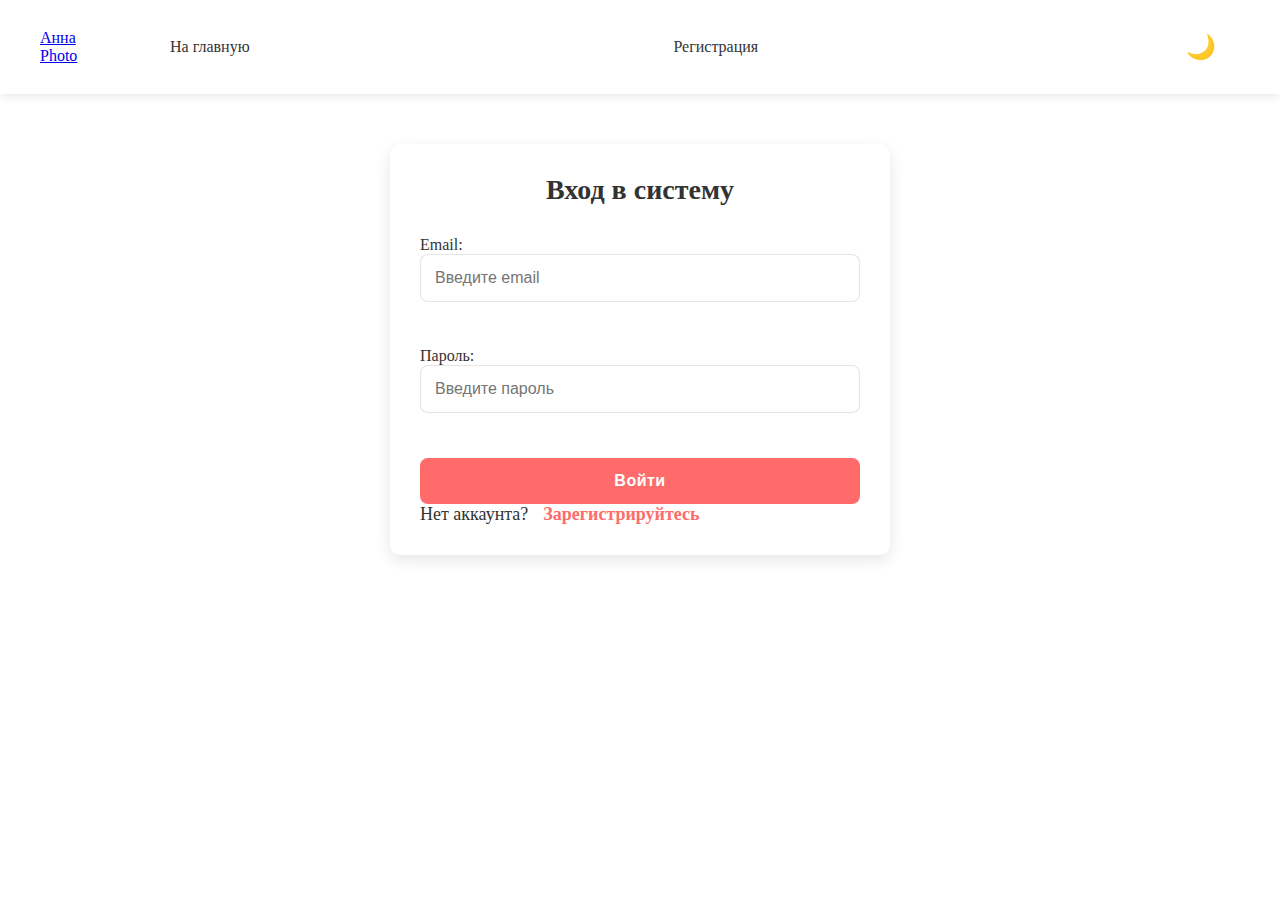
<file: scr/auth/login.html>
<!DOCTYPE html>
<html lang="ru" data-theme="light">
<head>
    <meta charset="UTF-8">
    <meta name="viewport" content="width=device-width, initial-scale=1.0">
    <title>Вход | Анна Петрова</title>
    <!-- Подключение стилей с правильным относительным путем -->
    <link rel="stylesheet" href="../../styles/main.css">
</head>
<body>
    <header class="header">
        <nav class="nav">
            <a href="../../index.html" class="logo">Анна Photo</a>
            <div class="menu">
                <a href="../../index.html">На главную</a>
                <a href="../auth/register.html">Регистрация</a>
                <button id="theme-toggle" class="theme-btn" aria-label="Сменить тему">🌙</button>
            </div>
        </nav>
    </header>

    <div class="auth-container">
        <h1>Вход в систему</h1>
        <form id="loginForm">
            <div class="form-group">
                <label for="loginEmail">Email:</label>
                <input type="email" id="loginEmail" placeholder="Введите email" required>
            </div>
            <div class="form-group">
                <label for="loginPassword">Пароль:</label>
                <input type="password" id="loginPassword" placeholder="Введите пароль" required>
            </div>
            <button type="submit">Войти</button>
        </form>
        <p class="auth-links">
            Нет аккаунта? <a href="../auth/register.html">Зарегистрируйтесь</a>
        </p>
    </div>

    <script src="scripts/auth.js"></script>
    <script src="scripts/theme.js"></script>
</body>
</html>
</file>
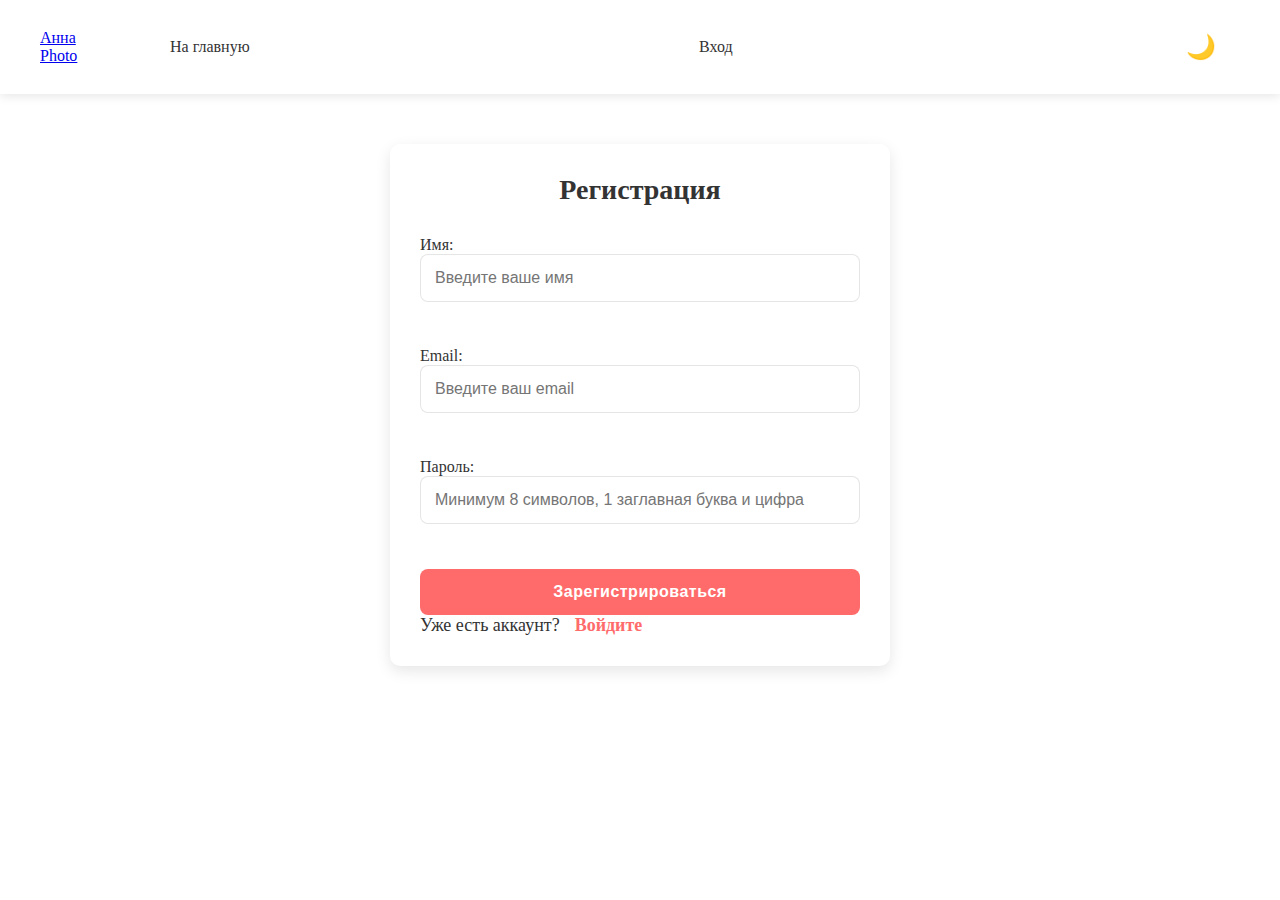
<file: scr/auth/register.html>
<!DOCTYPE html>
<html lang="ru" data-theme="light">
<head>
    <meta charset="UTF-8">
    <meta name="viewport" content="width=device-width, initial-scale=1.0">
    <title>Регистрация | Анна Петрова</title>
    <!-- Подключение стилей с правильным относительным путем -->
    <link rel="stylesheet" href="../../styles/main.css">
</head>
<body>
    <header class="header">
        <nav class="nav">
            <a href="../../index.html" class="logo">Анна Photo</a>
            <div class="menu">
                <a href="../../index.html">На главную</a>
                <a href="../auth/login.html">Вход</a>
                <button id="theme-toggle" class="theme-btn" aria-label="Сменить тему">🌙</button>
            </div>
        </nav>
    </header>

    <div class="auth-container">
        <h1>Регистрация</h1>
        <form id="registerForm">
          <!-- Поле имени -->
          <div class="form-group">
            <label for="name">Имя:</label>
            <input type="text" id="name" placeholder="Введите ваше имя" required minlength="2">
          </div>
      
          <!-- Поле email -->
          <div class="form-group">
            <label for="email">Email:</label>
            <input type="email" id="email" placeholder="Введите ваш email" required>
          </div>
      
          <!-- Поле пароля -->
          <div class="form-group">
            <label for="password">Пароль:</label>
            <input type="password" id="password" 
                   placeholder="Минимум 8 символов, 1 заглавная буква и цифра"
                   pattern="(?=.*\d)(?=.*[a-z])(?=.*[A-Z]).{8,}" 
                   title="Минимум 8 символов, 1 заглавная буква и цифра">
          </div>
      
          <button type="submit">Зарегистрироваться</button>
        </form>
        <p class="auth-links">
            Уже есть аккаунт? <a href="../auth/login.html">Войдите</a>
        </p>
    </div>

    <script src="scripts/auth.js"></script>
    <script src="scripts/theme.js"></script>
</body>
</html>
</file>
<file: styles/main.css>
* {
    margin: 0;
    padding: 0;
    box-sizing: border-box;
}
/* Шапка */
.header {
    background: #ffffff;
    padding: 20px 0;
    box-shadow: 0 2px 10px rgba(0, 0, 0, 0.1);
}

.nav {
    display: flex;
    justify-content: space-between;
    align-items: center;
    max-width: 1200px;
    gap: 40px;
    margin: 0 auto;
}
/* Логотип */
.menu {
    display: flex;
    align-items: center;
    width: 100%;
    justify-content: space-between;
}

.menu-items {
    display: flex;
    align-items: center;
}

.menu a {
    margin-left: 20px;
    text-decoration: none;
    color: #333;
}

.menu-toggle {
    display: none;
    background: none;
    border: none;
    font-size: 24px;
}
/* Меню */
@media (max-width: 768px) {
    .menu {
        display: none;
        flex-direction: column;
        align-items: flex-start;
    }
    
    .menu-items {
        flex-direction: column;
        align-items: flex-start;
        width: 100%;
    }
    
    .menu-toggle {
        display: block;
    }
    
    .menu.active {
        display: flex;
        flex-direction: column;
        position: absolute;
        top: 70%;
        left: 0;
        right: 0;
        background: white;
        padding: 20px;
        gap: 10px;
    }
    
    .auth-links {
        margin-top: 15px;
        margin-left: 0;
        width: 100%;
    }
}

/* Герой */
.hero {
    font-size: 20px;
    word-spacing: 2px;
    line-height: 1.2;
    text-align: center; 
    padding: 100px 0;
    background: linear-gradient(rgba(0,0,0,0.5), rgba(0,0,0,0.5)), url('images/photo.jpg');
    background-size: cover;
    color: white;
}

.cta-button {
    margin-top: 10px;
    padding: 15px 30px;
    background: #ff6b6b;
    border: none;
    border-radius: 20px;
    color: white;
    font-size: 20px;
    cursor: pointer;
    transition: background 0.3s ease;
}

.cta-button:hover {
    transform: scale(1.05);
}
    /* Галерея */
.gallery {
    padding: 50px 0;
    max-width: 1200px;
    margin: 0 auto;
    text-align: center;
}
.grid-container {
    display: grid;
    grid-template-columns: repeat(auto-fill, minmax(200px, 1fr));
    gap: 20px;
    margin-top: 20px;
}

.grid-container img {
    width: 100%;
    max-height: 250px;
    aspect-ratio: 1/1;
    object-fit: cover;
    border-radius: 8px;
    box-shadow: 0 4px 10px rgba(0, 0, 0, 0.1);
    display: block;
}

/* Форма */
.order-form {
    text-align: center;
    word-spacing: 2px;
    line-height: 1.5;
    padding: 50px 20px;
    background-color: #f9f9f9;
}

.form {
    max-width: 600px;
    margin: 0 auto;
    
}

.form-group {
    margin-bottom: 25px;
}

lebel {
    display: block;
    margin-bottom: 8px;
    font-weight: 500;
    color: #444;
}

input, select, textarea {
    width: 100%;
    padding: 12px;
    border: 1px solid #ccc;
    border-radius: 8px;
    font-size: 16px;
    transition: border-color 0.3s ease;
}

.hint {
    display: block;
    font-size: 14px;
    color: #666;
    margin-top: 5px;
}

input:invalid, select:invalid, textarea:invalid {
    border-color:  #ff4d4d;
    background-color: #fff0f0;
}

@media (max-width: 460px) {
    .form {
        padding: 0px 10px;
    }
    input, select, textarea {
        padding: 10px;
    }
}

.footer {
    background-color: #2d3436;
    color: white;
    padding: 50px 20px 20px;
}
.footer-content {
    max-width: 1200px;
    margin: 0 auto;
    display: grid;
    grid-template-columns: repeat(auto-fit, minmax(250px, 1fr));
    gap: 40px;
}

.contacts ul, .social-links {
    list-style: none;
    padding: 0;
    margin-top: 15px;
}

.contacts li, .social-links a {
    margin-bottom: 10px 0;
    display: flex;
    align-items: center;
    gap: 8px;
}

.social-links a {
    color: #ff7675;
    text-decoration: none;
    transition: opacity 0.3s ease;
}

.social-links a:hover {
    opacity: 0.8;
}

.map {
    dorder-radius: 12px;
    overflow: hidden;
    box-shadow: 0 4px 12px rgba(0, 0, 0, 0.1);
}

.copyright {
    text-align: center;
    margin-top: 50px;
    padding-top: 20px;
    border-top: 1px solid #4a4a4a;
    opacity: 0.7;
}

@media (max-width: 768px) {
    .footer-content {
        grid-template-columns: 1fr;
    }
    .map {
        order: -1;
    }
}

html {
  scroll-behavior: smooth;
} 

/* Модальный фон */
.modal {
    display: none; /* Скрыт по умолчанию */
    position: fixed;
    z-index: 1000;
    left: 0;
    top: 0;
    width: 100%;
    height: 100%;
    background: rgba(0, 0, 0, 0.9); /* Полупрозрачный чёрный */
    overflow: auto; /* Добавляет скролл при необходимости */
    animation: fadeIn 0.3s; /* Анимация появления */
}

/* Изображение внутри модалки */
.modal-image {
    display: block;
    margin: 60px auto; /* Отступ сверху для крестика */
    max-width: 80%;
    max-height: 80vh; /* Ограничение по высоте */
    border-radius: 8px;
    box-shadow: 0 0 20px rgba(0,0,0,0.5);
}

/* Кнопка закрытия */
.modal-close {
    position: absolute;
    top: 25px;
    right: 35px;
    color: #fff;
    font-size: 40px;
    font-weight: bold;
    cursor: pointer;
    transition: 0.3s;
}

.modal-close:hover {
    color: #ff6b6b;
    transform: rotate(90deg);
}

/* Анимация */
@keyframes fadeIn {
    from { opacity: 0; }
    to { opacity: 1; }
}

/* Адаптивность для мобильных */
@media (max-width: 768px) {
    .modal-image {
        max-width: 95%;
        margin-top: 80px;
    }
    
    .modal-close {
        top: 15px;
        right: 25px;
        font-size: 35px;
    }
}
/* Тёмная тема */
:root {
    --bg-color: #ffffff;
    --text-color: #333;
    --primary-color: #ff6b6b;
    --secondary-bg: #f9f9f9;
    --header-bg: #ffffff;
    --footer-bg: #2d3436;
    --footer-text: #ffffff;
    --card-shadow: rgba(0, 0, 0, 0.1);
}

[data-theme="dark"] {
    --bg-color: #121212;
    --text-color: #f0f0f0;
    --primary-color: #ff6b6b;
    --secondary-bg: #1e1e1e;
    --header-bg: #1a1a1a;
    --footer-bg: #1a1a1a;
    --footer-text: #f0f0f0;
    --card-shadow: rgba(255, 255, 255, 0.05);
}

.theme-btn {
    background: none;
    border: none;
    font-size: 24px;
    cursor: pointer;
    transition: transform 0.3s ease;
}

.theme-btn:hover {
    transform: rotate(45deg);
}

/* Применение переменных к элементам */
body {
    background-color: var(--bg-color);
    color: var(--text-color);
    transition: background-color 0.3s ease, color 0.3s ease;
}

.header {
    background: var(--header-bg);
    box-shadow: 0 2px 10px var(--card-shadow);
}

.menu a {
    color: var(--text-color);
}

.order-form {
    background-color: var(--secondary-bg);
}

.footer {
    background-color: var(--footer-bg);
    color: var(--footer-text);
}

input, select, textarea {
    background-color: var(--bg-color);
    color: var(--text-color);
    border: 1px solid var(--card-shadow);
}

/* Слайдер */
.slider-btn {
    position: absolute;
    top: 50%;
    transform: translateY(-50%);
    background: rgba(0, 0, 0, 0.5);
    border: none;
    color: white;
    padding: 15px;
    font-size: 24px;
    cursor: pointer;
    transition: background-color 0.3s ease, transform 0.3s ease;
    z-index: 1100; /* Выше модального окна */
    border-radius: 50%;
    width: 50px;
    height: 50px;
    display: flex;
    align-items: center;
    justify-content: center;
}

.slider-btn:hover {
    background: rgba(0, 0, 0, 0.8);
    transform: translateY(-50%) scale(1.1);
}

.prev {
    left: 20px;
}

.next {
    right: 20px;
}

/* Отзывы */
.comments-list {
    margin-top: 20px;
    max-width: 800px;
    padding: 20px;
    margin: 30px auto;
}

#comment-form {
    display: grid;
    gap: 15px;
    margin-bottom: 30px;
    max-width: 800px;
    margin: 0 auto 30px;
}

.comment-item {
    background: var(--bg-color);
    padding: 20px;
    border-radius: 8px;
    box-shadow: 0 2px 10px var(--card-shadow);
    margin-bottom: 20px;
    transition: background-color 0.3s, color 0.3s;
}

.comment-header {
    display: flex;
    justify-content: space-between;
    align-items: center;
    margin-bottom: 10px;
}

.comment-header h4 {
    margin: 0;
    color: var(--primary-color);
}

.reply-btn {
    background: transparent;
    border: 1px solid var(--primary-color);
    color: var(--primary-color);
    padding: 5px 10px;
    border-radius: 4px;
    cursor: pointer;
    font-size: 14px;
    transition: background-color 0.3s, color 0.3s;
}

.reply-btn:hover {
    background: var(--primary-color);
    color: white;
}

.comment-item p {
    margin: 10px 0;
    line-height: 1.5;
}

.comment-item small {
    color: #777;
    display: block;
    margin-top: 10px;
}

.reply-form {
    display: grid;
    gap: 10px;
    margin: 15px 0;
    padding: 15px;
    background: var(--secondary-bg);
    border-radius: 8px;
    border-left: 3px solid var(--primary-color);
}

.reply-buttons {
    display: flex;
    gap: 10px;
}

.cancel-reply {
    background: transparent;
    border: 1px solid #ccc;
    color: var(--text-color);
    padding: 10px 15px;
    border-radius: 20px;
    cursor: pointer;
}

.reply {
    margin-left: 30px;
    border-left: 3px solid var(--primary-color);
}

.no-comments {
    text-align: center;
    color: #777;
    font-style: italic;
}

input, textarea {
    background-color: var(--bg-color);
    color: var(--text-color);
    border: 1px solid var(--card-shadow);
    padding: 12px;
    border-radius: 8px;
    font-size: 16px;
    transition: border-color 0.3s ease;
}

.commetns {
    padding: 50px 20px;
    background-color: var(--secondary-bg);
}

.comments {
    padding: 50px 20px;
    background-color: var(--secondary-bg);
}

* {
    transition: background-color 0.3s, color 0.3s;
  }
  .reply-form {
    margin-top: 15px;
    padding-left: 20px;
    border-left: 2px dashed #ccc;
  }
  
  .reply-btn {
    background: none;
    border: none;
    color: var(--primary-color);
    cursor: pointer;
    padding: 5px 10px;
  }
  
  .comment-header {
    display: flex;
    justify-content: space-between;
    align-items: center;
    margin-bottom: 10px;
  }


/* Панель управления */
.dashboard {
    max-width: 800px;
    margin: 2rem auto;
    padding: 2rem;
    background: #fff;
    border-radius: 12px;
    box-shadow: 0 4px 6px rgba(0,0,0,0.1);
  }
  
  .avatar-container {
    position: relative;
    width: 150px;
    height: 150px;
    margin: 0 auto;
  }
  
  #userAvatar {
    width: 100%;
    height: 100%;
    border-radius: 50%;
    object-fit: cover;
    border: 3px solid #ff6b6b;
  }
  
  #avatarInput {
    position: absolute;
    bottom: -10px;
    right: -10px;
    opacity: 0;
    width: 40px;
    height: 40px;
    cursor: pointer;
  }
  
  .actions {
    margin-top: 2rem;
    display: flex;
    gap: 1rem;
    justify-content: center;
  }
  
  button {
    padding: 0.8rem 1.5rem;
    background: #ff6b6b;
    color: white;
    border: none;
    border-radius: 25px;
    cursor: pointer;
    transition: transform 0.3s;
  }
  
  button:hover {
    transform: translateY(-2px);
  }

/* Стили для страниц авторизации и регистрации */
.auth-container {
    max-width: 500px;
    margin: 50px auto;
    padding: 30px;
    background-color: var(--bg-color);
    border-radius: 10px;
    box-shadow: 0 5px 15px rgba(0, 0, 0, 0.1);
    transition: all 0.3s ease;
}

.auth-container h1 {
    text-align: center;
    margin-bottom: 30px;
    color: var(--text-color);
    font-size: 28px;
}

.auth-container input {
    width: 100%;
    padding: 14px;
    margin-bottom: 20px;
    border: 1px solid var(--card-shadow);
    border-radius: 8px;
    font-size: 16px;
    background-color: var(--bg-color);
    color: var(--text-color);
    transition: all 0.3s ease;
}

.auth-container input:focus {
    border-color: var(--primary-color);
    box-shadow: 0 0 0 2px rgba(255, 107, 107, 0.2);
    outline: none;
}

.auth-container button {
    width: 100%;
    padding: 14px;
    background-color: var(--primary-color);
    color: white;
    border: none;
    border-radius: 8px;
    font-size: 16px;
    cursor: pointer;
    transition: all 0.3s ease;
    font-weight: bold;
    letter-spacing: 0.5px;
}

.auth-container button:hover {
    background-color: #ff5252;
    transform: translateY(-2px);
}

/* Стили для авторизации и меню */
.auth-links {
    display: flex;
    gap: 15px;
    margin-left: auto;
    text-align: right;
    font-size: 18px;
    color: var(--text-color);
}

.auth-links a {
    color: var(--primary-color);
    text-decoration: none;
    font-weight: bold;
    transition: all 0.3s ease;
}

.auth-links a:hover {
    text-decoration: underline;
    color: #ff5252;
}

/* Стили для меню авторизации в шапке */
.menu .auth-links a {
    color: var(--text-color);
    font-weight: 500;
    padding: 5px 10px;
    border-radius: 5px;
    transition: all 0.3s ease;
}

.menu .auth-links a:hover {
    background-color: var(--primary-color);
    color: white;
    text-decoration: none;
}

/* Стили для личного кабинета */
.dashboard {
    max-width: 800px;
    margin: 2rem auto;
    padding: 2rem;
    background-color: var(--bg-color);
    border-radius: 12px;
    box-shadow: 0 4px 15px var(--card-shadow);
    transition: all 0.3s ease;
}

.profile-header {
    text-align: center;
    margin-bottom: 30px;
}

.profile-header h2 {
    margin-top: 20px;
    color: var(--text-color);
    font-size: 28px;
}

.avatar-container {
    position: relative;
    width: 150px;
    height: 150px;
    margin: 0 auto;
    border-radius: 50%;
    overflow: hidden;
    box-shadow: 0 5px 15px var(--card-shadow);
}

#userAvatar {
    width: 100%;
    height: 100%;
    object-fit: cover;
    border: 3px solid var(--primary-color);
    transition: all 0.3s ease;
}

.avatar-container:hover::after {
    content: "Изменить фото";
    position: absolute;
    bottom: 0;
    left: 0;
    right: 0;
    padding: 8px;
    background: rgba(0,0,0,0.7);
    color: white;
    font-size: 12px;
    text-align: center;
}

#avatarInput {
    position: absolute;
    top: 0;
    left: 0;
    width: 100%;
    height: 100%;
    opacity: 0;
    cursor: pointer;
    z-index: 10;
}

.profile-info {
    background-color: var(--secondary-bg);
    padding: 20px;
    border-radius: 8px;
    margin: 20px 0;
    transition: all 0.3s ease;
}

.profile-info p {
    margin: 10px 0;
    color: var(--text-color);
    font-size: 16px;
    display: flex;
    justify-content: space-between;
}

.profile-info p span {
    font-weight: bold;
    color: var(--primary-color);
}

.actions {
    margin-top: 2rem;
    display: flex;
    gap: 1rem;
    justify-content: center;
}

.dashboard button, .edit-profile-container button {
    padding: 12px 24px;
    background-color: var(--primary-color);
    color: white;
    border: none;
    border-radius: 25px;
    cursor: pointer;
    transition: all 0.3s ease;
    font-weight: bold;
    letter-spacing: 0.5px;
}

.dashboard button:hover, .edit-profile-container button:hover {
    background-color: #ff5252;
    transform: translateY(-3px);
    box-shadow: 0 5px 10px rgba(0,0,0,0.1);
}

#logout {
    background-color: transparent;
    border: 2px solid var(--primary-color);
    color: var(--primary-color);
}

#logout:hover {
    background-color: var(--primary-color);
    color: white;
}

.edit-profile-container {
    max-width: 600px;
    margin: 50px auto;
    padding: 30px;
    background-color: var(--bg-color);
    border-radius: 10px;
    box-shadow: 0 5px 15px var(--card-shadow);
    transition: all 0.3s ease;
}

.edit-profile-container h1 {
    text-align: center;
    margin-bottom: 30px;
    color: var(--text-color);
    font-size: 28px;
}

.edit-profile-container .form-group {
    margin-bottom: 25px;
}

.edit-profile-container label {
    display: block;
    margin-bottom: 8px;
    color: var(--text-color);
    font-weight: 500;
}

.edit-profile-container input {
    width: 100%;
    padding: 14px;
    border: 1px solid var(--card-shadow);
    border-radius: 8px;
    font-size: 16px;
    background-color: var(--bg-color);
    color: var(--text-color);
    transition: all 0.3s ease;
}

.edit-profile-container input:focus {
    border-color: var(--primary-color);
    box-shadow: 0 0 0 2px rgba(255, 107, 107, 0.2);
    outline: none;
}

/* Адаптивные стили */
@media (max-width: 768px) {
    .auth-links {
        flex-direction: column;
        gap: 10px;
    }
    
    .auth-container {
        margin: 30px 15px;
        padding: 20px;
    }
    
    .edit-profile-container {
        margin: 30px 15px;
        padding: 20px;
    }
    
    .dashboard {
        margin: 20px 15px;
        padding: 20px;
    }
    
    .actions {
        flex-direction: column;
    }
    
    .profile-info p {
        flex-direction: column;
        gap: 5px;
    }
}
</file>
